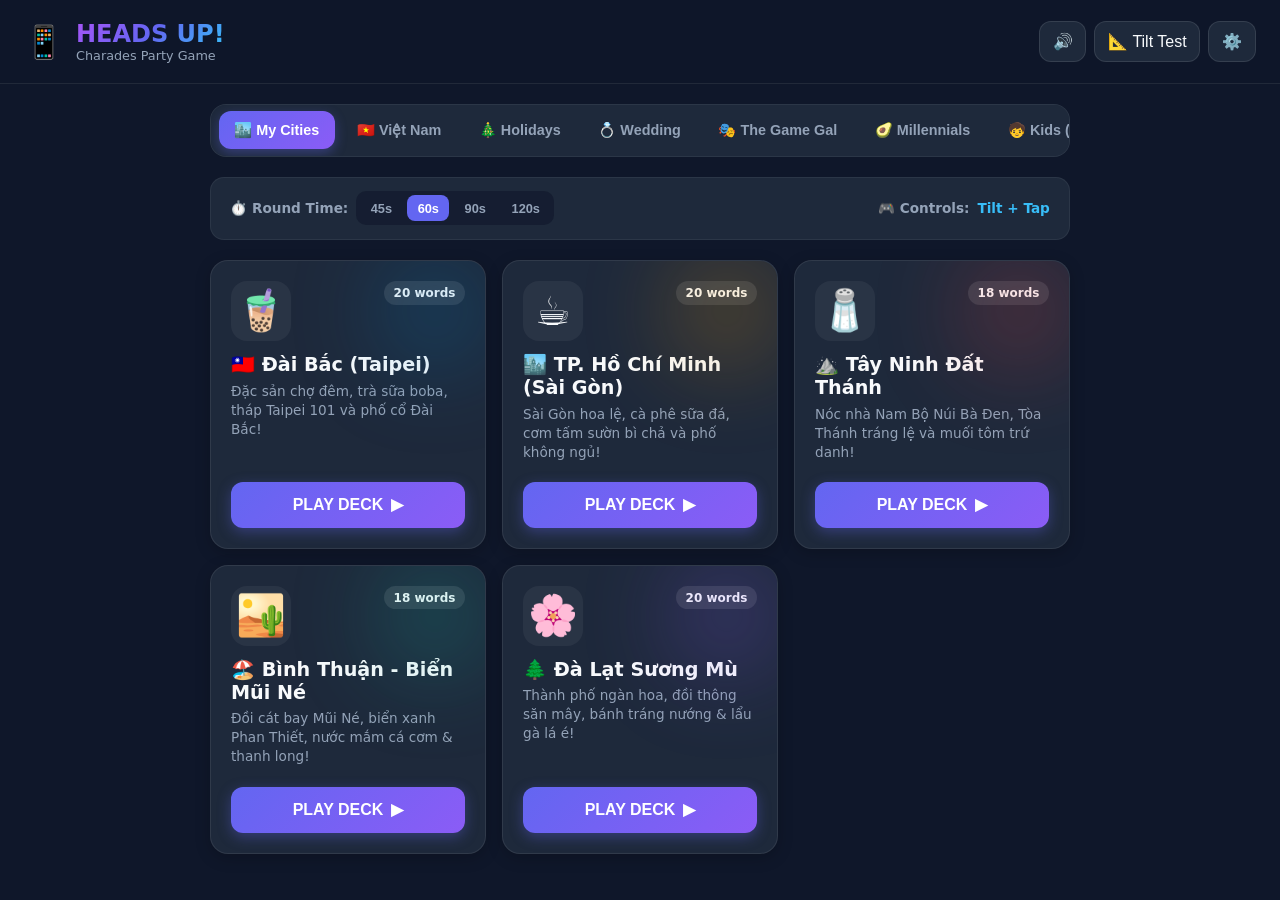
<file: index.html>
<!DOCTYPE html>
<html lang="en">
<head>
  <meta charset="UTF-8">
  <meta name="viewport" content="width=device-width, initial-scale=1.0, maximum-scale=1.0, user-scalable=no, viewport-fit=cover">
  <title>Heads Up! - Charades Party Game</title>
  <meta name="description" content="Mobile Heads-Up Charades game with gyroscope motion detection, kids and millennial decks, and custom decks.">
  <meta name="theme-color" content="#0f172a">
  <meta name="apple-mobile-web-app-capable" content="yes">
  <meta name="apple-mobile-web-app-status-bar-style" content="black-translucent">
  <link rel="manifest" href="manifest.json">
  <link rel="stylesheet" href="style.css?v=10">
</head>
<body>

  <!-- TOP HEADER -->
  <header>
    <div class="logo-wrap">
      <div class="logo-icon">📱</div>
      <div>
        <h1>HEADS UP!</h1>
        <div class="subtitle">Charades Party Game</div>
      </div>
    </div>
    <div class="header-actions">
      <button id="sound-btn" class="icon-btn" title="Toggle Sound FX">🔊</button>
      <button id="sensor-test-btn" class="icon-btn" title="Test Motion Gyroscope">📐 Tilt Test</button>
      <button id="settings-btn" class="icon-btn" title="Settings">⚙️</button>
    </div>
  </header>

  <!-- MAIN LOBBY -->
  <main id="lobby-view">
    <!-- iOS Permission Prompt Banner -->
    <div id="ios-permission-banner" class="ios-banner" style="display:none;">
      <div style="font-size:1.6rem;">📱</div>
      <div style="flex:1;">
        <div style="font-weight:800; font-size:0.95rem; color:#fff;">iPhone Motion Sensors Required</div>
        <div style="font-size:0.8rem; color:#cbd5e1;">Tap to allow iPhone tilt detection (tilt up for correct, tilt down to pass)</div>
      </div>
      <button id="banner-permission-btn" class="btn-primary" style="width:auto; padding:0.6rem 1.1rem; font-size:0.9rem;">Allow Sensors</button>
    </div>

    <!-- Tab Navigation -->
    <nav class="tab-nav">
      <button class="tab-btn active" data-tab="cities">🏙️ My Cities</button>
      <button class="tab-btn" data-tab="vietnam">🇻🇳 Việt Nam</button>
      <button class="tab-btn" data-tab="holidays">🎄 Holidays</button>
      <button class="tab-btn" data-tab="wedding">💍 Wedding</button>
      <button class="tab-btn" data-tab="gamegal">🎭 The Game Gal</button>
      <button class="tab-btn" data-tab="adults">🥑 Millennials</button>
      <button class="tab-btn" data-tab="kids">🧒 Kids (&lt;10)</button>
      <button class="tab-btn" data-tab="custom">✏️ Custom &amp; Auto</button>
    </nav>

    <!-- Round Duration Bar -->
    <div class="round-settings-bar">
      <div class="setting-group">
        <span class="setting-label">⏱️ Round Time:</span>
        <div class="pill-select" id="timer-pills">
          <button class="pill-option" data-time="45">45s</button>
          <button class="pill-option active" data-time="60">60s</button>
          <button class="pill-option" data-time="90">90s</button>
          <button class="pill-option" data-time="120">120s</button>
        </div>
      </div>
      <div class="setting-group">
        <span class="setting-label">🎮 Controls:</span>
        <span id="header-control-mode" style="font-size:0.85rem; color:#38bdf8; font-weight:700;">Tilt + Tap</span>
      </div>
    </div>

    <!-- Decks Container -->
    <div id="decks-container" class="decks-grid">
      <!-- Injected via JavaScript -->
    </div>
  </main>

  <!-- READY SCREEN OVERLAY (INSTRUCTIONS BEFORE START) -->
  <div id="ready-overlay">
    <div class="ready-phone-anim">SCREEN FACES PLAYERS</div>
    <div class="ready-title" id="ready-deck-title">Zoo Animals</div>
    <div class="ready-desc">
      Place phone <strong>horizontally on your forehead</strong> with the screen facing your teammates!
    </div>
    <div class="ready-tips">
      <div class="tip-badge tip-correct">Tilt Back / Up = <strong>Correct! 🟢</strong></div>
      <div class="tip-badge tip-pass">Tilt Forward / Down = <strong>Pass 🟡</strong></div>
    </div>
    <div style="display: flex; gap: 1rem; width: 100%; max-width: 400px;">
      <button id="ready-cancel-btn" class="btn-secondary" style="flex:1;">Cancel</button>
      <button id="ready-start-btn" class="start-countdown-btn" style="flex:2;">START ROUND</button>
    </div>
  </div>

  <!-- 3-2-1 COUNTDOWN SCREEN -->
  <div id="countdown-screen">
    <div class="countdown-number" id="countdown-digit">3</div>
    <div style="font-size: 1.25rem; font-weight:700; color: #94a3b8; margin-top: 1rem;">Hold to forehead!</div>
  </div>

  <!-- ACTIVE GAMEPLAY VIEW (LANDSCAPE) -->
  <div id="gameplay-view">
    <!-- Top Bar -->
    <div class="game-top-bar">
      <div class="game-deck-pill" id="game-deck-name">Zoo Animals</div>
      <div class="game-timer-pill" id="game-timer-display">60</div>
      <div class="game-score-pill" id="game-score-display">0 pts</div>
    </div>

    <!-- Real-time Tilt State Badge -->
    <div id="game-tilt-badge" class="game-tilt-indicator">
      <span class="tilt-dot"></span>
      <span id="game-tilt-text">Upright</span>
    </div>

    <!-- Center Word -->
    <div class="game-center-area">
      <!-- Full-screen feedback flash -->
      <div class="action-flash" id="action-flash"></div>

      <!-- Touch tap zones for fallback / testing -->
      <div class="touch-zone touch-zone-left" id="touch-pass-zone">
        <span class="touch-zone-icon">🟡</span>
      </div>
      <div class="touch-zone touch-zone-right" id="touch-correct-zone">
        <span class="touch-zone-icon">🟢</span>
      </div>

      <div class="current-word-title" id="current-word-text">LION</div>
      <div class="current-word-hint" id="current-word-hint">Roar! King of the jungle</div>
    </div>

    <!-- Bottom Hints -->
    <div class="game-bottom-hints">
      <span class="hint-pass">⬇️ Tilt Down / Tap Left = PASS</span>
      <button id="game-quit-btn" style="pointer-events: auto; background: rgba(255,255,255,0.1); border:none; color:#cbd5e1; padding:0.3rem 0.8rem; border-radius:8px; font-weight:700; cursor:pointer;">Quit</button>
      <span class="hint-correct">Tilt Up / Tap Right = CORRECT ⬆️</span>
    </div>
  </div>

  <!-- RESULTS / GAME OVER SCREEN -->
  <div id="results-screen">
    <div class="results-header">
      <div class="results-title">Time's Up! 🎉</div>
      <div class="score-circle">
        <span class="score-number" id="final-score-val">0</span>
        <span class="score-label">POINTS</span>
      </div>
      <div style="font-size: 0.95rem; color: #94a3b8;" id="results-deck-name">Deck: Zoo Animals</div>
    </div>

    <!-- Breakdown of words -->
    <div class="results-breakdown" id="results-word-list">
      <!-- Injected by JS -->
    </div>

    <div class="results-actions">
      <button id="results-lobby-btn" class="btn-secondary">Choose Deck</button>
      <button id="results-replay-btn" class="btn-primary">Play Again 🔁</button>
    </div>
  </div>

  <!-- SENSOR CALIBRATION / TEST MODAL -->
  <div class="modal-overlay" id="sensor-modal">
    <div class="modal-card">
      <div class="modal-header">
        <h2 class="modal-title">📐 Gyroscope & Motion Test</h2>
        <button class="close-btn" data-close="sensor-modal">&times;</button>
      </div>

      <div id="sensor-permission-status" style="margin-bottom:1rem; padding:0.6rem 0.9rem; border-radius:10px; font-weight:700; font-size:0.85rem; background:rgba(255,255,255,0.08); text-align:center;">
        Checking motion permission...
      </div>

      <div class="sensor-gauge">
        <div style="font-size:0.75rem; color:#94a3b8; font-weight:700; text-transform:uppercase;">Live Detected Position</div>
        <div class="gauge-status status-neutral" id="test-tilt-status" style="margin:0.5rem 0; font-size:1.3rem;">NEUTRAL (Upright)</div>
        <div style="font-size:0.85rem; color:#38bdf8; font-weight:700;" id="test-sensor-raw">Z: 0.0 m/s² | Tilt: 0°</div>
      </div>

      <div style="font-size:0.85rem; color:#cbd5e1; margin-bottom:1.2rem; line-height:1.5; background:rgba(15,23,42,0.6); padding:0.8rem; border-radius:10px;">
        🟢 <strong>Tilt Back / Look Up:</strong> |Z| &gt; 5.5 m/s² (Correct chime)<br>
        🟡 <strong>Tilt Forward / Nod Down:</strong> |Z| &gt; 5.5 m/s² (Pass boop)<br>
        ⚪ <strong>Neutral (Forehead Upright):</strong> |Z| &lt; 2.5 m/s² (Ready)
      </div>

      <button id="request-permission-btn" class="btn-primary" style="margin-bottom:0.75rem;">Request iPhone Sensor Permission</button>
      <button class="btn-secondary" data-close="sensor-modal" style="width:100%;">Close Test</button>
    </div>
  </div>

  <!-- CUSTOM DECK CREATOR MODAL -->
  <div class="modal-overlay" id="custom-modal">
    <div class="modal-card">
      <div class="modal-header">
        <h2 class="modal-title">✏️ Create Custom Deck</h2>
        <button class="close-btn" data-close="custom-modal">&times;</button>
      </div>

      <form id="custom-deck-form">
        <div class="form-group">
          <label class="form-label" for="custom-deck-name">Deck Name</label>
          <input type="text" id="custom-deck-name" class="form-input" placeholder="e.g. Inside Family Jokes" required>
        </div>

        <div class="form-group">
          <label class="form-label" for="custom-deck-icon">Emoji Icon</label>
          <input type="text" id="custom-deck-icon" class="form-input" value="🎉" maxlength="2" style="width:70px; text-align:center; font-size:1.4rem;">
        </div>

        <div class="form-group">
          <label class="form-label" for="custom-deck-words">Words (one per line)</label>
          <textarea id="custom-deck-words" class="form-textarea" placeholder="Grandma's secret sauce&#10;Uncle Bob snoring&#10;Tripping on the rug&#10;Lost car keys" required></textarea>
        </div>

        <button type="submit" class="btn-primary">Save & Add Deck</button>
      </form>
    </div>
  </div>

  <!-- GAME GAL AUTO GENERATOR & IMPORTER MODAL -->
  <div class="modal-overlay" id="gamegal-modal">
    <div class="modal-card" style="max-width: 540px;">
      <div class="modal-header">
        <h2 class="modal-title">⚡ Game Gal Word Generator</h2>
        <button class="close-btn" data-close="gamegal-modal">&times;</button>
      </div>

      <div style="font-size: 0.85rem; color: #94a3b8; margin-bottom: 1.1rem; line-height: 1.4;">
        Directly import &amp; generate custom charades decks from <strong>thegamegal.com</strong> themes!
      </div>

      <div class="form-group">
        <label class="form-label" for="gamegal-game-select">Select Game Theme</label>
        <select id="gamegal-game-select" class="form-input" style="background:#1e293b; font-weight:600;">
          <option value="4" selected>Western Holidays (Christmas, Halloween, Thanksgiving...)</option>
          <option value="5">Charades (Actions, Easy, Medium, Hard)</option>
          <option value="8">Movies (Disney &amp; Pixar, Animated, Comedies, Sci-Fi)</option>
          <option value="1">Subjects &amp; Themes (Animals, Food, Sports, Places, Nature)</option>
          <option value="7">Wordplay (Idioms &amp; Sayings, Opposites, Pairs)</option>
          <option value="2">Pictionary (Easy, Medium, Hard)</option>
          <option value="3">Catchphrase (Easy, Medium, Hard)</option>
          <option value="9">Famous People &amp; Characters</option>
        </select>
      </div>

      <div class="form-group">
        <label class="form-label" for="gamegal-cat-select">Category</label>
        <select id="gamegal-cat-select" class="form-input" style="background:#1e293b; font-weight:600;">
          <!-- Dynamically populated -->
        </select>
      </div>

      <div style="display:flex; gap:0.75rem; align-items:center; margin-bottom:1rem;">
        <div style="flex:1;">
          <label class="form-label" for="gamegal-count-select">Words to Grab</label>
          <select id="gamegal-count-select" class="form-input" style="background:#1e293b;">
            <option value="25" selected>25 words (Quick Round)</option>
            <option value="50">50 words (Standard Party)</option>
            <option value="100">100 words (Mega Party)</option>
            <option value="all">All Available Words</option>
          </select>
        </div>
        <div style="width:90px;">
          <label class="form-label" for="gamegal-deck-icon">Icon</label>
          <input type="text" id="gamegal-deck-icon" class="form-input" value="🎲" maxlength="2" style="text-align:center; font-size:1.3rem;">
        </div>
      </div>

      <div class="form-group">
        <label class="form-label" for="gamegal-deck-title">Deck Title</label>
        <input type="text" id="gamegal-deck-title" class="form-input" placeholder="Deck Name">
      </div>

      <div style="display:flex; gap:0.5rem; margin-bottom:1rem;">
        <button type="button" id="gamegal-fetch-btn" class="btn-primary" style="flex:1; background:linear-gradient(135deg, #6366f1, #a855f7);">
          ⚡ Fetch &amp; Preview Words
        </button>
      </div>

      <!-- Live Preview Area -->
      <div id="gamegal-preview-area" style="display:none; margin-bottom:1.25rem; max-height:160px; overflow-y:auto; background:rgba(15,23,42,0.8); border:1px solid rgba(255,255,255,0.1); border-radius:12px; padding:0.75rem;">
        <div style="display:flex; justify-content:space-between; align-items:center; margin-bottom:0.5rem;">
          <span id="gamegal-preview-count" style="font-weight:700; font-size:0.85rem; color:#38bdf8;">0 words loaded</span>
          <span style="font-size:0.75rem; color:#94a3b8;">Word list sample</span>
        </div>
        <div id="gamegal-preview-chips" style="display:flex; flex-wrap:wrap; gap:0.35rem;"></div>
      </div>

      <div style="display:flex; gap:0.75rem;">
        <button type="button" id="gamegal-save-deck-btn" class="btn-primary" style="flex:1;" disabled>
          💾 Save as New Deck
        </button>
        <button type="button" id="gamegal-play-now-btn" class="btn-primary" style="flex:1; background:linear-gradient(135deg, #10b981, #059669);" disabled>
          ▶ Play Now
        </button>
      </div>
    </div>
  </div>

  <!-- SETTINGS MODAL -->
  <div class="modal-overlay" id="settings-modal">
    <div class="modal-card">
      <div class="modal-header">
        <h2 class="modal-title">⚙️ Game Settings</h2>
        <button class="close-btn" data-close="settings-modal">&times;</button>
      </div>

      <div style="display:flex; flex-direction:column; gap:1.25rem;">
        <div style="display:flex; justify-content:space-between; align-items:center;">
          <div>
            <div style="font-weight:700;">Sound Effects</div>
            <div style="font-size:0.8rem; color:#94a3b8;">Dings, buzzes, and countdown beeps</div>
          </div>
          <input type="checkbox" id="setting-sound-toggle" checked style="width:22px; height:22px; accent-color:var(--primary);">
        </div>

        <div style="display:flex; justify-content:space-between; align-items:center;">
          <div>
            <div style="font-weight:700;">Vibration / Haptics</div>
            <div style="font-size:0.8rem; color:#94a3b8;">Tactile vibration when action triggers</div>
          </div>
          <input type="checkbox" id="setting-vibrate-toggle" checked style="width:22px; height:22px; accent-color:var(--primary);">
        </div>

        <div style="display:flex; justify-content:space-between; align-items:center;">
          <div>
            <div style="font-weight:700;">Tilt-Up Sensitivity</div>
            <div style="font-size:0.8rem; color:#94a3b8;">Controls how far you need to tilt back</div>
          </div>
          <select id="setting-sensitivity-select" class="form-input" style="width:130px; padding:0.45rem; font-weight:700; background:#1e293b;">
            <option value="high">Sensitive (4.8 m/s²)</option>
            <option value="medium" selected>Default (5.5 m/s²)</option>
            <option value="low">Deep Tilt (6.8 m/s²)</option>
          </select>
        </div>

        <div style="display:flex; justify-content:space-between; align-items:center;">
          <div>
            <div style="font-weight:700;">Invert Tilt Direction</div>
            <div style="font-size:0.8rem; color:#94a3b8;">Swap Tilt Up & Tilt Down actions</div>
          </div>
          <input type="checkbox" id="setting-invert-toggle" style="width:22px; height:22px; accent-color:var(--primary);">
        </div>

        <div style="display:flex; justify-content:space-between; align-items:center;">
          <div>
            <div style="font-weight:700;">Touch Screen Zones</div>
            <div style="font-size:0.8rem; color:#94a3b8;">Tap left = pass, tap right = correct</div>
          </div>
          <input type="checkbox" id="setting-touch-toggle" checked style="width:22px; height:22px; accent-color:var(--primary);">
        </div>

        <button type="button" id="btn-force-update" class="btn-secondary" style="font-size:0.9rem; padding:0.75rem;">🔄 Clear Cache & Check Updates</button>
        <button class="btn-primary" data-close="settings-modal">Save Settings</button>
      </div>
    </div>
  </div>

  <!-- TOAST NOTIFICATION -->
  <div id="toast" class="toast">Action Saved</div>

  <script type="module" src="app.js?v=10"></script>
</body>
</html>
</file>
<file: style.css>
:root {
  --bg-dark: #0f172a;
  --bg-card: #1e293b;
  --bg-card-hover: #334155;
  --text-main: #f8fafc;
  --text-muted: #94a3b8;
  --primary: #6366f1;
  --primary-hover: #4f46e5;
  --correct: #10b981;
  --correct-bg: #064e3b;
  --pass: #f59e0b;
  --pass-bg: #78350f;
  --kids-accent: #f97316;
  --adults-accent: #8b5cf6;
  --font-sans: system-ui, -apple-system, BlinkMacSystemFont, 'Segoe UI', Roboto, Oxygen, Ubuntu, Cantarell, sans-serif;
}

* {
  box-sizing: border-box;
  margin: 0;
  padding: 0;
  -webkit-tap-highlight-color: transparent;
  user-select: none;
}

body {
  font-family: var(--font-sans);
  background: var(--bg-dark);
  color: var(--text-main);
  min-height: 100vh;
  min-height: 100dvh;
  overflow-x: hidden;
  display: flex;
  flex-direction: column;
}

/* App Header */
header {
  padding: 1.25rem 1.5rem;
  background: rgba(15, 23, 42, 0.85);
  backdrop-filter: blur(12px);
  border-bottom: 1px solid rgba(255, 255, 255, 0.08);
  display: flex;
  align-items: center;
  justify-content: space-between;
  position: sticky;
  top: 0;
  z-index: 40;
}

.logo-wrap {
  display: flex;
  align-items: center;
  gap: 0.75rem;
}

.logo-icon {
  font-size: 2rem;
  animation: bounce 2s infinite ease-in-out;
}

@keyframes bounce {
  0%, 100% { transform: translateY(0); }
  50% { transform: translateY(-4px); }
}

h1 {
  font-size: 1.5rem;
  font-weight: 800;
  background: linear-gradient(135deg, #a855f7, #6366f1, #38bdf8);
  -webkit-background-clip: text;
  -webkit-text-fill-color: transparent;
}

.subtitle {
  font-size: 0.8rem;
  color: var(--text-muted);
}

.header-actions {
  display: flex;
  gap: 0.5rem;
}

.icon-btn {
  background: var(--bg-card);
  border: 1px solid rgba(255, 255, 255, 0.1);
  color: var(--text-main);
  padding: 0.6rem 0.8rem;
  border-radius: 12px;
  cursor: pointer;
  font-size: 1rem;
  display: flex;
  align-items: center;
  gap: 0.4rem;
  transition: all 0.2s;
}

.icon-btn:hover, .icon-btn:active {
  background: var(--bg-card-hover);
  transform: translateY(-1px);
}

/* Main Container */
main {
  flex: 1;
  max-width: 900px;
  width: 100%;
  margin: 0 auto;
  padding: 1.25rem;
}

/* Tabs */
.tab-nav {
  display: flex;
  gap: 0.45rem;
  background: var(--bg-card);
  padding: 0.4rem 0.5rem;
  border-radius: 16px;
  margin-bottom: 1.25rem;
  border: 1px solid rgba(255, 255, 255, 0.06);
  overflow-x: auto;
  -webkit-overflow-scrolling: touch;
  scrollbar-width: none;
}
.tab-nav::-webkit-scrollbar {
  display: none;
}

.tab-btn {
  flex: 0 0 auto;
  white-space: nowrap;
  background: transparent;
  border: none;
  color: var(--text-muted);
  font-weight: 600;
  font-size: 0.9rem;
  padding: 0.65rem 0.95rem;
  border-radius: 12px;
  cursor: pointer;
  display: flex;
  align-items: center;
  justify-content: center;
  gap: 0.45rem;
  transition: all 0.2s ease;
}

.tab-btn.active {
  background: linear-gradient(135deg, var(--primary), #8b5cf6);
  color: #fff;
  box-shadow: 0 4px 12px rgba(99, 102, 241, 0.35);
}

.preview-chip {
  background: rgba(255, 255, 255, 0.08);
  border: 1px solid rgba(255, 255, 255, 0.12);
  color: #f1f5f9;
  padding: 0.25rem 0.6rem;
  border-radius: 999px;
  font-size: 0.75rem;
  font-weight: 600;
}

/* Round Settings Strip */
.round-settings-bar {
  display: flex;
  flex-wrap: wrap;
  align-items: center;
  justify-content: space-between;
  gap: 0.75rem;
  background: var(--bg-card);
  padding: 0.85rem 1.2rem;
  border-radius: 14px;
  margin-bottom: 1.25rem;
  border: 1px solid rgba(255, 255, 255, 0.06);
}

.setting-group {
  display: flex;
  align-items: center;
  gap: 0.5rem;
}

.setting-label {
  font-size: 0.85rem;
  font-weight: 600;
  color: var(--text-muted);
}

.pill-select {
  display: flex;
  gap: 0.3rem;
  background: rgba(15, 23, 42, 0.6);
  padding: 0.25rem;
  border-radius: 10px;
}

.pill-option {
  background: transparent;
  border: none;
  color: var(--text-muted);
  font-size: 0.8rem;
  font-weight: 700;
  padding: 0.35rem 0.65rem;
  border-radius: 8px;
  cursor: pointer;
  transition: all 0.2s;
}

.pill-option.active {
  background: var(--primary);
  color: #fff;
}

/* Decks Grid */
.decks-grid {
  display: grid;
  grid-template-columns: repeat(auto-fill, minmax(260px, 1fr));
  gap: 1rem;
}

.deck-card {
  background: var(--bg-card);
  border: 1px solid rgba(255, 255, 255, 0.08);
  border-radius: 18px;
  padding: 1.25rem;
  display: flex;
  flex-direction: column;
  justify-content: space-between;
  position: relative;
  overflow: hidden;
  transition: all 0.25s cubic-bezier(0.16, 1, 0.3, 1);
  box-shadow: 0 4px 16px rgba(0, 0, 0, 0.2);
}

.deck-card:hover {
  transform: translateY(-4px);
  border-color: rgba(255, 255, 255, 0.2);
  box-shadow: 0 10px 24px rgba(0, 0, 0, 0.35);
}

.deck-card-glow {
  position: absolute;
  top: 0;
  right: 0;
  width: 100px;
  height: 100px;
  border-radius: 50%;
  filter: blur(50px);
  opacity: 0.35;
  pointer-events: none;
}

.deck-header {
  display: flex;
  align-items: flex-start;
  justify-content: space-between;
  margin-bottom: 0.75rem;
}

.deck-icon {
  font-size: 2.5rem;
  background: rgba(255, 255, 255, 0.05);
  border-radius: 16px;
  width: 60px;
  height: 60px;
  display: flex;
  align-items: center;
  justify-content: center;
}

.deck-badge {
  font-size: 0.75rem;
  font-weight: 700;
  padding: 0.3rem 0.6rem;
  border-radius: 20px;
  background: rgba(255, 255, 255, 0.1);
  color: var(--text-main);
}

.deck-title {
  font-size: 1.2rem;
  font-weight: 700;
  margin-bottom: 0.35rem;
}

.deck-desc {
  font-size: 0.85rem;
  color: var(--text-muted);
  line-height: 1.4;
  margin-bottom: 1.25rem;
}

.play-deck-btn {
  width: 100%;
  background: linear-gradient(135deg, var(--primary), #8b5cf6);
  color: #fff;
  border: none;
  font-weight: 700;
  font-size: 1rem;
  padding: 0.85rem 1rem;
  border-radius: 12px;
  cursor: pointer;
  display: flex;
  align-items: center;
  justify-content: center;
  gap: 0.5rem;
  box-shadow: 0 4px 14px rgba(99, 102, 241, 0.35);
  transition: all 0.2s;
}

.play-deck-btn:hover {
  filter: brightness(1.1);
  transform: scale(1.02);
}

/* Custom Deck Banner */
.custom-deck-add-card {
  border: 2px dashed rgba(255, 255, 255, 0.2);
  background: rgba(30, 41, 59, 0.5);
  display: flex;
  flex-direction: column;
  align-items: center;
  justify-content: center;
  min-height: 220px;
  cursor: pointer;
  border-radius: 18px;
  padding: 1.5rem;
  text-align: center;
  gap: 0.75rem;
  transition: all 0.2s;
}

.custom-deck-add-card:hover {
  border-color: var(--primary);
  background: rgba(99, 102, 241, 0.1);
}

.custom-add-icon {
  font-size: 2.5rem;
  color: var(--primary);
}

/* OVERLAYS & MODALS */
.modal-overlay {
  position: fixed;
  inset: 0;
  background: rgba(0, 0, 0, 0.8);
  backdrop-filter: blur(8px);
  z-index: 100;
  display: flex;
  align-items: center;
  justify-content: center;
  padding: 1rem;
  opacity: 0;
  pointer-events: none;
  transition: opacity 0.25s ease;
}

.modal-overlay.open {
  opacity: 1;
  pointer-events: auto;
}

.modal-card {
  background: var(--bg-card);
  border: 1px solid rgba(255, 255, 255, 0.12);
  border-radius: 20px;
  padding: 1.5rem;
  width: 100%;
  max-width: 500px;
  max-height: 90vh;
  overflow-y: auto;
  box-shadow: 0 20px 40px rgba(0, 0, 0, 0.6);
  transform: scale(0.95);
  transition: transform 0.25s cubic-bezier(0.16, 1, 0.3, 1);
}

.modal-overlay.open .modal-card {
  transform: scale(1);
}

.modal-header {
  display: flex;
  align-items: center;
  justify-content: space-between;
  margin-bottom: 1.25rem;
}

.modal-title {
  font-size: 1.25rem;
  font-weight: 700;
}

.close-btn {
  background: transparent;
  border: none;
  color: var(--text-muted);
  font-size: 1.5rem;
  cursor: pointer;
  padding: 0.25rem 0.5rem;
  line-height: 1;
}

/* Form Styles */
.form-group {
  margin-bottom: 1rem;
}

.form-label {
  display: block;
  font-size: 0.85rem;
  font-weight: 600;
  color: var(--text-muted);
  margin-bottom: 0.4rem;
}

.form-input, .form-textarea {
  width: 100%;
  background: rgba(15, 23, 42, 0.7);
  border: 1px solid rgba(255, 255, 255, 0.1);
  border-radius: 10px;
  padding: 0.75rem;
  color: #fff;
  font-family: inherit;
  font-size: 0.95rem;
}

.form-input:focus, .form-textarea:focus {
  outline: none;
  border-color: var(--primary);
  box-shadow: 0 0 0 3px rgba(99, 102, 241, 0.3);
}

.form-textarea {
  min-height: 120px;
  resize: vertical;
}

.btn-primary {
  width: 100%;
  background: linear-gradient(135deg, var(--primary), #8b5cf6);
  color: #fff;
  border: none;
  font-weight: 700;
  padding: 0.85rem;
  border-radius: 12px;
  cursor: pointer;
  font-size: 1rem;
  transition: filter 0.2s;
}

.btn-primary:hover {
  filter: brightness(1.1);
}

/* READY SCREEN / HOW TO PLAY MODAL */
#ready-overlay {
  position: fixed;
  inset: 0;
  background: radial-gradient(circle at center, #1e1b4b, #090d16);
  z-index: 200;
  display: flex;
  flex-direction: column;
  align-items: center;
  justify-content: center;
  text-align: center;
  padding: 2rem;
  opacity: 0;
  pointer-events: none;
  transition: opacity 0.3s ease;
}

#ready-overlay.active {
  opacity: 1;
  pointer-events: auto;
}

.ready-phone-anim {
  width: 160px;
  height: 90px;
  border: 4px solid #fff;
  border-radius: 16px;
  margin-bottom: 2rem;
  position: relative;
  box-shadow: 0 0 30px rgba(99, 102, 241, 0.6);
  animation: phoneTilt 3s infinite ease-in-out;
  display: flex;
  align-items: center;
  justify-content: center;
  font-weight: 800;
  font-size: 0.9rem;
  color: #38bdf8;
  background: rgba(15, 23, 42, 0.9);
}

@keyframes phoneTilt {
  0%, 100% { transform: rotate(0deg); }
  25% { transform: rotate(-25deg); }
  75% { transform: rotate(25deg); }
}

.ready-title {
  font-size: 2rem;
  font-weight: 900;
  margin-bottom: 0.75rem;
}

.ready-desc {
  font-size: 1.1rem;
  color: #cbd5e1;
  max-width: 440px;
  line-height: 1.5;
  margin-bottom: 1.75rem;
}

.ready-tips {
  display: flex;
  gap: 1.25rem;
  margin-bottom: 2rem;
}

.tip-badge {
  background: rgba(255, 255, 255, 0.1);
  padding: 0.6rem 1rem;
  border-radius: 12px;
  font-size: 0.9rem;
  font-weight: 600;
}

.tip-correct {
  border-left: 4px solid var(--correct);
}

.tip-pass {
  border-left: 4px solid var(--pass);
}

.start-countdown-btn {
  background: linear-gradient(135deg, #10b981, #059669);
  color: #fff;
  border: none;
  font-size: 1.4rem;
  font-weight: 800;
  padding: 1.1rem 2.5rem;
  border-radius: 18px;
  cursor: pointer;
  box-shadow: 0 8px 24px rgba(16, 185, 129, 0.4);
  transition: transform 0.15s;
}

.start-countdown-btn:active {
  transform: scale(0.96);
}

/* PRE-GAME 3-2-1 COUNTDOWN */
#countdown-screen {
  position: fixed;
  inset: 0;
  background: #0f172a;
  z-index: 300;
  display: none;
  align-items: center;
  justify-content: center;
  flex-direction: column;
}

#countdown-screen.active {
  display: flex;
}

.countdown-number {
  font-size: 9rem;
  font-weight: 900;
  color: #38bdf8;
  animation: popIn 0.8s ease-in-out infinite;
}

@keyframes popIn {
  0% { transform: scale(0.5); opacity: 0; }
  50% { transform: scale(1.1); opacity: 1; }
  100% { transform: scale(1); opacity: 1; }
}

/* GAMEPLAY VIEW - LANDSCAPE OPTIMIZED */
#gameplay-view {
  position: fixed;
  inset: 0;
  background: #0b0f19;
  z-index: 250;
  display: none;
  flex-direction: column;
  justify-content: space-between;
  padding: 1rem 1.5rem;
  touch-action: manipulation;
}

#gameplay-view.active {
  display: flex;
}

.game-top-bar {
  display: flex;
  align-items: center;
  justify-content: space-between;
  width: 100%;
}

.game-deck-pill {
  font-size: 0.95rem;
  font-weight: 700;
  background: rgba(255, 255, 255, 0.1);
  padding: 0.4rem 0.9rem;
  border-radius: 20px;
}

.game-timer-pill {
  font-size: 1.8rem;
  font-weight: 900;
  color: #facc15;
  background: rgba(0, 0, 0, 0.4);
  padding: 0.2rem 1.2rem;
  border-radius: 16px;
  border: 2px solid rgba(250, 204, 21, 0.4);
  min-width: 90px;
  text-align: center;
}

.game-timer-pill.urgent {
  color: #ef4444;
  border-color: #ef4444;
  animation: pulseTimer 0.6s infinite alternate;
}

@keyframes pulseTimer {
  from { transform: scale(1); }
  to { transform: scale(1.1); }
}

.game-score-pill {
  font-size: 1.1rem;
  font-weight: 800;
  color: #34d399;
  background: rgba(255, 255, 255, 0.1);
  padding: 0.4rem 0.9rem;
  border-radius: 20px;
}

/* WORD DISPLAY CARD */
.game-center-area {
  flex: 1;
  display: flex;
  flex-direction: column;
  align-items: center;
  justify-content: center;
  text-align: center;
  padding: 0.5rem;
  position: relative;
}

.current-word-title {
  font-size: clamp(2.4rem, 8vw, 5.5rem);
  font-weight: 900;
  line-height: 1.1;
  text-transform: uppercase;
  letter-spacing: -0.02em;
  color: #ffffff;
  text-shadow: 0 4px 20px rgba(0, 0, 0, 0.6);
  word-break: break-word;
  max-width: 95%;
  transition: transform 0.15s ease-out;
}

.current-word-hint {
  font-size: clamp(1rem, 2.8vw, 1.6rem);
  color: #94a3b8;
  margin-top: 1rem;
  font-weight: 600;
  max-width: 80%;
  line-height: 1.3;
}

/* Touch Fallback Hints at Bottom */
.game-bottom-hints {
  display: flex;
  justify-content: space-between;
  width: 100%;
  font-size: 0.8rem;
  font-weight: 700;
  color: rgba(255, 255, 255, 0.35);
  pointer-events: none;
}

.hint-pass {
  color: #f59e0b;
}

.hint-correct {
  color: #10b981;
}

/* TOUCH ZONES (Invisible or semi-visible side taps) */
.touch-zone {
  position: absolute;
  top: 0;
  bottom: 0;
  width: 35%;
  z-index: 10;
  cursor: pointer;
  display: flex;
  align-items: center;
  opacity: 0.15;
  transition: opacity 0.2s;
}

.touch-zone:active {
  opacity: 0.4;
}

.touch-zone-left {
  left: 0;
  justify-content: flex-start;
  padding-left: 1rem;
  background: linear-gradient(to right, rgba(245, 158, 11, 0.2), transparent);
}

.touch-zone-right {
  right: 0;
  justify-content: flex-end;
  padding-right: 1rem;
  background: linear-gradient(to left, rgba(16, 185, 129, 0.2), transparent);
}

.touch-zone-icon {
  font-size: 2.5rem;
}

/* FULL-SCREEN ACTION FLASH (CORRECT / PASS) */
.action-flash {
  position: absolute;
  inset: 0;
  z-index: 50;
  display: flex;
  align-items: center;
  justify-content: center;
  font-size: clamp(3rem, 10vw, 6rem);
  font-weight: 900;
  color: #fff;
  opacity: 0;
  pointer-events: none;
  transition: opacity 0.15s ease-out;
}

.action-flash.correct {
  background: rgba(16, 185, 129, 0.95);
  opacity: 1;
}

.action-flash.pass {
  background: rgba(245, 158, 11, 0.95);
  opacity: 1;
}

/* RESULTS SCREEN */
#results-screen {
  position: fixed;
  inset: 0;
  background: #0f172a;
  z-index: 280;
  display: none;
  flex-direction: column;
  padding: 1.5rem;
  overflow-y: auto;
}

#results-screen.active {
  display: flex;
}

.results-header {
  text-align: center;
  margin-bottom: 1.5rem;
}

.results-title {
  font-size: 1.75rem;
  font-weight: 900;
  margin-bottom: 0.5rem;
  color: #e2e8f0;
}

.score-circle {
  width: 110px;
  height: 110px;
  border-radius: 50%;
  background: linear-gradient(135deg, #10b981, #059669);
  display: flex;
  flex-direction: column;
  align-items: center;
  justify-content: center;
  margin: 0 auto 1.25rem;
  box-shadow: 0 10px 25px rgba(16, 185, 129, 0.4);
}

.score-number {
  font-size: 2.8rem;
  font-weight: 900;
  line-height: 1;
}

.score-label {
  font-size: 0.75rem;
  text-transform: uppercase;
  font-weight: 700;
  opacity: 0.9;
}

.results-breakdown {
  max-width: 600px;
  width: 100%;
  margin: 0 auto 2rem;
  display: flex;
  flex-direction: column;
  gap: 0.6rem;
}

.result-row {
  display: flex;
  align-items: center;
  justify-content: space-between;
  padding: 0.75rem 1rem;
  border-radius: 12px;
  font-weight: 600;
  font-size: 1rem;
}

.result-row.correct-row {
  background: rgba(16, 185, 129, 0.15);
  border: 1px solid rgba(16, 185, 129, 0.3);
  color: #34d399;
}

.result-row.pass-row {
  background: rgba(245, 158, 11, 0.15);
  border: 1px solid rgba(245, 158, 11, 0.3);
  color: #fbbf24;
}

.results-actions {
  display: flex;
  gap: 1rem;
  max-width: 500px;
  width: 100%;
  margin: auto auto 1rem;
}

.btn-secondary {
  flex: 1;
  background: var(--bg-card);
  border: 1px solid rgba(255, 255, 255, 0.15);
  color: var(--text-main);
  font-weight: 700;
  padding: 0.9rem;
  border-radius: 12px;
  cursor: pointer;
  font-size: 1rem;
}

/* SENSOR CALIBRATION / TEST MODAL */
.sensor-gauge {
  background: rgba(15, 23, 42, 0.8);
  border: 1px solid rgba(255, 255, 255, 0.1);
  border-radius: 14px;
  padding: 1rem;
  margin-bottom: 1rem;
  text-align: center;
}

.gauge-val {
  font-size: 1.5rem;
  font-weight: 800;
  color: #38bdf8;
  margin-bottom: 0.25rem;
}

.gauge-status {
  font-size: 1.1rem;
  font-weight: 700;
  padding: 0.4rem 0.8rem;
  border-radius: 8px;
  display: inline-block;
  margin-top: 0.5rem;
}

.status-neutral {
  background: rgba(255, 255, 255, 0.1);
  color: #94a3b8;
}

.status-up {
  background: var(--correct);
  color: #fff;
}

.status-down {
  background: var(--pass);
  color: #fff;
}

/* Toast notifications */
.toast {
  position: fixed;
  bottom: 1.5rem;
  left: 50%;
  transform: translateX(-50%) translateY(100px);
  background: #334155;
  color: #fff;
  padding: 0.75rem 1.25rem;
  border-radius: 12px;
  font-weight: 600;
  font-size: 0.9rem;
  box-shadow: 0 10px 25px rgba(0, 0, 0, 0.4);
  transition: transform 0.3s cubic-bezier(0.16, 1, 0.3, 1);
  z-index: 999;
}

.toast.show {
  transform: translateX(-50%) translateY(0);
}

/* iOS Permission Banner */
.ios-banner {
  background: linear-gradient(135deg, rgba(99, 102, 241, 0.25), rgba(139, 92, 246, 0.25));
  border: 1px solid rgba(139, 92, 246, 0.4);
  border-radius: 16px;
  padding: 1rem 1.25rem;
  margin-bottom: 1.25rem;
  display: flex;
  align-items: center;
  gap: 1rem;
  box-shadow: 0 4px 16px rgba(0, 0, 0, 0.3);
}

/* Real-time Game Tilt Indicator */
.game-tilt-indicator {
  position: absolute;
  top: 1rem;
  left: 50%;
  transform: translateX(-50%);
  display: flex;
  align-items: center;
  gap: 0.4rem;
  background: rgba(15, 23, 42, 0.7);
  border: 1px solid rgba(255, 255, 255, 0.15);
  border-radius: 20px;
  padding: 0.3rem 0.8rem;
  font-size: 0.8rem;
  font-weight: 700;
  color: #94a3b8;
  z-index: 20;
  pointer-events: none;
}

.game-tilt-indicator .tilt-dot {
  width: 8px;
  height: 8px;
  border-radius: 50%;
  background: #94a3b8;
}

.game-tilt-indicator.tilt-up {
  color: #34d399;
  border-color: #10b981;
}

.game-tilt-indicator.tilt-up .tilt-dot {
  background: #10b981;
  box-shadow: 0 0 8px #10b981;
}

.game-tilt-indicator.tilt-down {
  color: #fbbf24;
  border-color: #f59e0b;
}

.game-tilt-indicator.tilt-down .tilt-dot {
  background: #f59e0b;
  box-shadow: 0 0 8px #f59e0b;
}
</file>
